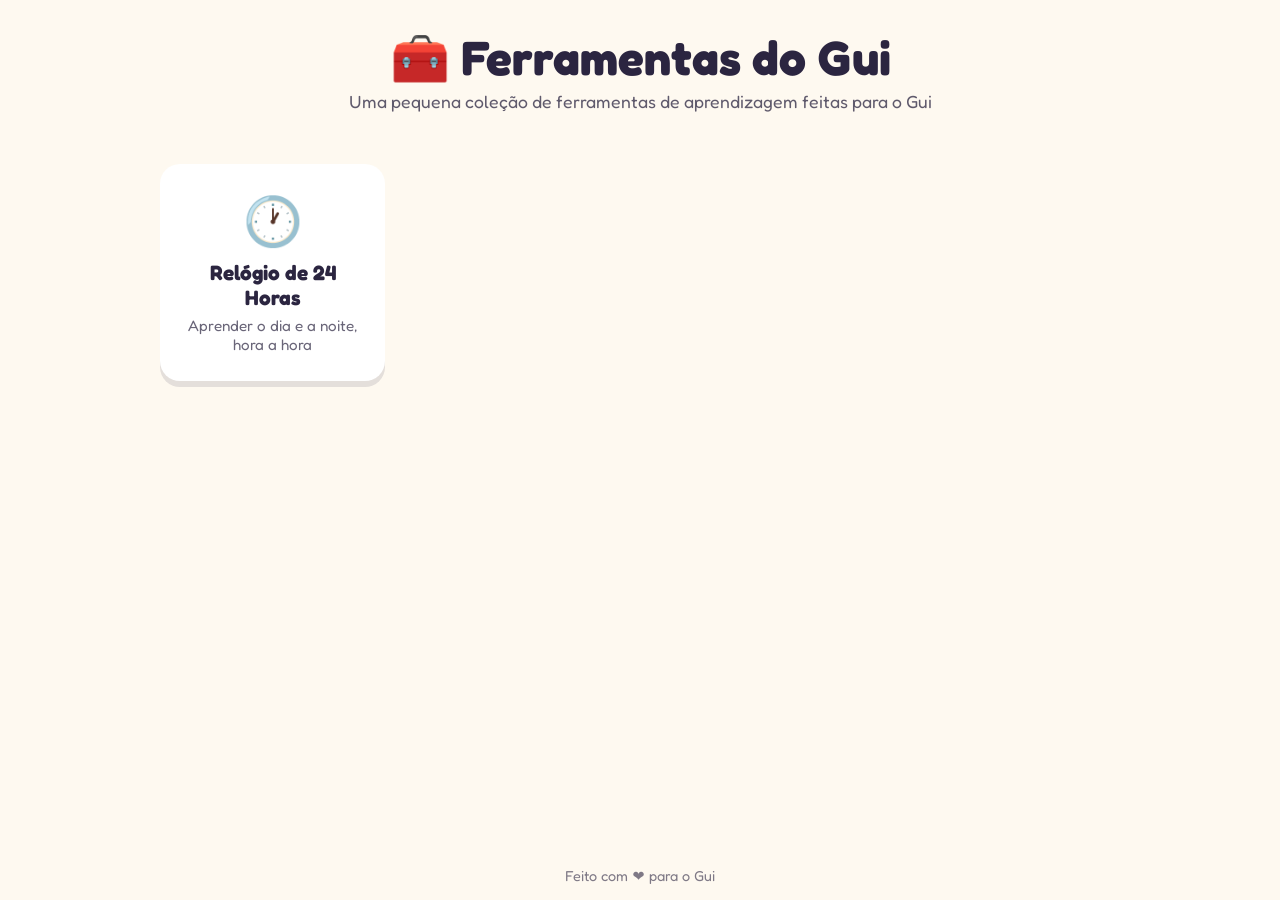
<file: index.html>
<!doctype html>
<html lang="pt">
<head>
  <meta charset="utf-8">
  <meta name="viewport" content="width=device-width, initial-scale=1">
  <title>Ferramentas do Gui</title>
  <link rel="icon" type="image/svg+xml" href="assets/favicon.svg">
  <link rel="preconnect" href="https://fonts.googleapis.com">
  <link rel="preconnect" href="https://fonts.gstatic.com" crossorigin>
  <link href="https://fonts.googleapis.com/css2?family=Fredoka:wght@500;600;700&family=Baloo+2:wght@600;700&display=swap" rel="stylesheet">
  <link rel="stylesheet" href="assets/style.css">
</head>
<body>
  <header class="site-header">
    <h1>🧰 Ferramentas do Gui</h1>
    <p>Uma pequena coleção de ferramentas de aprendizagem feitas para o Gui</p>
  </header>
  <main>
    <div class="tool-grid">
      <a class="tool-card" href="clock/">
        <span class="icon">🕐</span>
        <h2>Relógio de 24 Horas</h2>
        <p>Aprender o dia e a noite, hora a hora</p>
      </a>
    </div>
  </main>
  <footer class="site-footer">Feito com ❤️ para o Gui</footer>
</body>
</html>
</file>
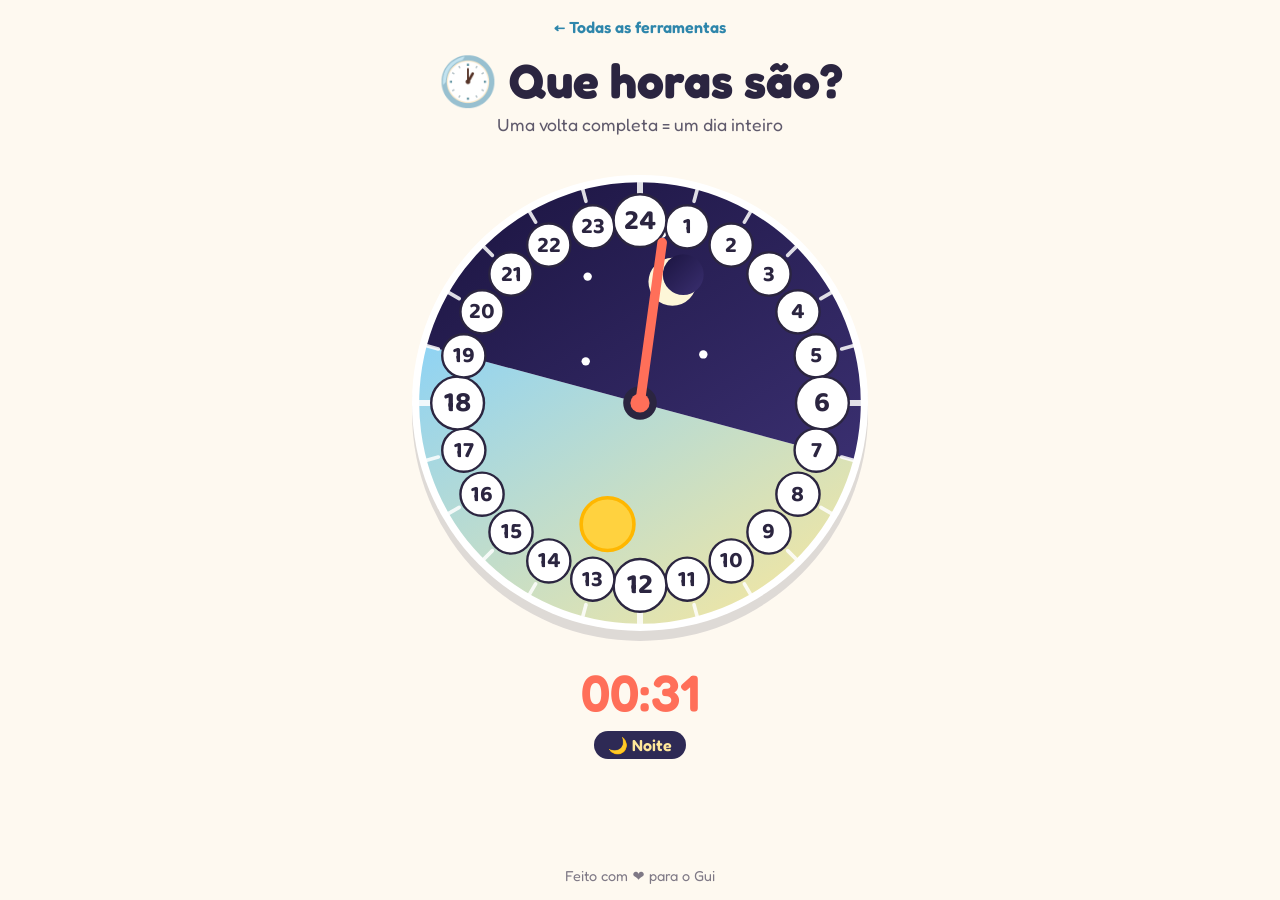
<file: clock/index.html>
<!doctype html>
<html lang="pt">
<head>
  <meta charset="utf-8">
  <meta name="viewport" content="width=device-width, initial-scale=1">
  <title>Relógio de 24 Horas — Ferramentas do Gui</title>
  <link rel="icon" type="image/svg+xml" href="../assets/favicon.svg">
  <link rel="preconnect" href="https://fonts.googleapis.com">
  <link rel="preconnect" href="https://fonts.gstatic.com" crossorigin>
  <link href="https://fonts.googleapis.com/css2?family=Fredoka:wght@500;600;700&family=Baloo+2:wght@600;700&display=swap" rel="stylesheet">
  <link rel="stylesheet" href="../assets/style.css">
  <style>
    header.site-header { padding-top: 16px; }
    a.home-link { display: inline-block; margin-bottom: 6px; }

    main.clock-main {
      display: flex;
      flex-direction: column;
      align-items: center;
      gap: 18px;
    }

    .dial-wrap {
      width: min(90vw, 480px);
      aspect-ratio: 1 / 1;
      position: relative;
    }

    #dial {
      width: 100%;
      height: 100%;
      display: block;
      filter: drop-shadow(0 10px 0 rgba(43, 37, 64, 0.15));
    }

    .badge-text {
      font-family: 'Baloo 2', 'Fredoka', sans-serif;
      font-weight: 700;
      fill: #2b2540;
      text-anchor: middle;
      dominant-baseline: central;
      font-size: 26px;
    }

    .readout {
      font-family: 'Fredoka', sans-serif;
      font-weight: 600;
      font-size: clamp(1.3rem, 5vw, 1.8rem);
      text-align: center;
    }

    .readout .big-time {
      font-size: clamp(2.2rem, 8vw, 3.2rem);
      display: block;
      color: var(--accent);
    }

    .readout .daypart {
      display: inline-block;
      margin-top: 4px;
      padding: 4px 14px;
      border-radius: 999px;
      font-size: 1rem;
      font-weight: 600;
    }

    .daypart.day { background: #ffe89b; color: #6b4e00; }
    .daypart.night { background: #2e2a55; color: #ffe89b; }
  </style>
</head>
<body>
  <header class="site-header">
    <a class="home-link" href="../">← Todas as ferramentas</a>
    <h1>🕐 Que horas são?</h1>
    <p>Uma volta completa = um dia inteiro</p>
  </header>

  <main class="clock-main">
    <div class="dial-wrap">
      <svg id="dial" viewBox="0 0 400 400"></svg>
    </div>
    <div class="readout">
      <span class="big-time" id="bigTime">--:--</span>
      <span class="daypart" id="dayPart">...</span>
    </div>
  </main>

  <footer class="site-footer">Feito com ❤️ para o Gui</footer>

  <script>
    const NS = 'http://www.w3.org/2000/svg';
    const svg = document.getElementById('dial');
    const CX = 200, CY = 200, R = 190;
    const SUNRISE = 7, SUNSET = 19;

    function el(tag, attrs) {
      const e = document.createElementNS(NS, tag);
      for (const k in attrs) e.setAttribute(k, attrs[k]);
      return e;
    }

    // angle in degrees for a value on [0,24), 0/24 at top, clockwise
    function angleFor(v) {
      return -90 + (v / 24) * 360;
    }
    function pointFor(v, radius) {
      const rad = angleFor(v) * Math.PI / 180;
      return { x: CX + radius * Math.cos(rad), y: CY + radius * Math.sin(rad) };
    }

    // --- defs: gradients ---
    const defs = el('defs', {});
    const dayGrad = el('linearGradient', { id: 'dayGrad', x1: '0', y1: '0', x2: '1', y2: '1' });
    dayGrad.appendChild(el('stop', { offset: '0%', 'stop-color': '#8fd3f4' }));
    dayGrad.appendChild(el('stop', { offset: '100%', 'stop-color': '#fbe89b' }));
    const nightGrad = el('linearGradient', { id: 'nightGrad', x1: '0', y1: '0', x2: '1', y2: '1' });
    nightGrad.appendChild(el('stop', { offset: '0%', 'stop-color': '#1b1440' }));
    nightGrad.appendChild(el('stop', { offset: '100%', 'stop-color': '#3a2f70' }));
    defs.appendChild(dayGrad);
    defs.appendChild(nightGrad);
    svg.appendChild(defs);

    // --- outer ring ---
    svg.appendChild(el('circle', { cx: CX, cy: CY, r: R, fill: '#ffffff' }));

    // --- day half (sunrise..sunset) & night half (sunset..sunrise) ---
    const sunrisePt = pointFor(SUNRISE, R - 6);
    const sunsetPt = pointFor(SUNSET, R - 6);
    const dayPath = `M ${sunrisePt.x} ${sunrisePt.y} A ${R - 6} ${R - 6} 0 0 1 ${sunsetPt.x} ${sunsetPt.y} L ${CX} ${CY} Z`;
    const nightPath = `M ${sunsetPt.x} ${sunsetPt.y} A ${R - 6} ${R - 6} 0 0 1 ${sunrisePt.x} ${sunrisePt.y} L ${CX} ${CY} Z`;
    svg.appendChild(el('path', { d: dayPath, fill: 'url(#dayGrad)' }));
    svg.appendChild(el('path', { d: nightPath, fill: 'url(#nightGrad)' }));

    // --- sun (day side, centered between sunrise and sunset) ---
    const sunPos = pointFor((SUNRISE + SUNSET) / 2, R * 0.55);
    svg.appendChild(el('circle', { cx: sunPos.x, cy: sunPos.y, r: 22, fill: '#ffd23f', stroke: '#ffb700', 'stroke-width': 3 }));

    // --- moon + stars (night side, centered between sunset and sunrise) ---
    const moonPos = pointFor(((SUNSET + SUNRISE + 24) / 2) % 24, R * 0.55);
    const moon = el('circle', { cx: moonPos.x, cy: moonPos.y, r: 20, fill: '#fdf6d8' });
    const moonBite = el('circle', { cx: moonPos.x + 9, cy: moonPos.y - 6, r: 17, fill: 'url(#nightGrad)' });
    svg.appendChild(moon);
    svg.appendChild(moonBite);
    const starSpots = [
      pointFor(20.5, R * 0.3), pointFor(22.5, R * 0.6), pointFor(0.5, R * 0.75), pointFor(3.5, R * 0.35)
    ];
    starSpots.forEach(p => {
      svg.appendChild(el('circle', { cx: p.x, cy: p.y, r: 3.5, fill: '#fff' }));
    });

    // --- hour ticks + number badges ---
    for (let v = 1; v <= 24; v++) {
      const tickOuter = pointFor(v, R - 6);
      const tickInner = pointFor(v, R - 16);
      svg.appendChild(el('line', {
        x1: tickOuter.x, y1: tickOuter.y, x2: tickInner.x, y2: tickInner.y,
        stroke: '#ffffff', 'stroke-width': v % 6 === 0 ? 5 : 3, 'stroke-linecap': 'round', opacity: 0.85
      }));

      const badgePos = pointFor(v, R - 38);
      const badgeR = v % 6 === 0 ? 22 : 18;
      svg.appendChild(el('circle', {
        cx: badgePos.x, cy: badgePos.y, r: badgeR, fill: '#ffffff',
        stroke: '#2b2540', 'stroke-width': 2
      }));
      const text = el('text', {
        x: badgePos.x, y: badgePos.y, class: 'badge-text',
        style: `font-size:${v % 6 === 0 ? 24 : 19}px;`
      });
      text.textContent = v;
      svg.appendChild(text);
    }

    // --- center hub ---
    svg.appendChild(el('circle', { cx: CX, cy: CY, r: 14, fill: '#2b2540' }));

    // --- hour hand ---
    const hand = el('line', {
      x1: CX, y1: CY, x2: CX, y2: CY - (R - 55),
      stroke: '#ff6f59', 'stroke-width': 8, 'stroke-linecap': 'round'
    });
    svg.appendChild(hand);
    svg.appendChild(el('circle', { cx: CX, cy: CY, r: 8, fill: '#ff6f59' }));

    const bigTimeEl = document.getElementById('bigTime');
    const dayPartEl = document.getElementById('dayPart');

    function pad(n) { return n.toString().padStart(2, '0'); }

    function tick() {
      const now = new Date();
      const h = now.getHours() + now.getMinutes() / 60 + now.getSeconds() / 3600 + now.getMilliseconds() / 3600000;
      const deg = (h / 24) * 360;
      hand.setAttribute('transform', `rotate(${deg} ${CX} ${CY})`);

      bigTimeEl.textContent = `${pad(now.getHours())}:${pad(now.getMinutes())}`;
      const isDay = now.getHours() >= SUNRISE && now.getHours() < SUNSET;
      dayPartEl.textContent = isDay ? '☀️ Dia' : '🌙 Noite';
      dayPartEl.className = 'daypart ' + (isDay ? 'day' : 'night');

      requestAnimationFrame(tick);
    }
    tick();
  </script>
</body>
</html>
</file>
<file: assets/style.css>
:root {
  --bg: #fef9f0;
  --ink: #2b2540;
  --accent: #ff6f59;
  --accent-2: #2e86ab;
  --card-bg: #ffffff;
  --card-shadow: 0 6px 0 rgba(43, 37, 64, 0.12);
}

* {
  box-sizing: border-box;
}

html, body {
  margin: 0;
  padding: 0;
}

body {
  background: var(--bg);
  color: var(--ink);
  font-family: 'Fredoka', 'Baloo 2', 'Comic Sans MS', system-ui, sans-serif;
  min-height: 100vh;
  display: flex;
  flex-direction: column;
}

a {
  color: inherit;
  text-decoration: none;
}

header.site-header {
  padding: 28px 20px 8px;
  text-align: center;
}

header.site-header h1 {
  font-size: clamp(2rem, 6vw, 3rem);
  margin: 0 0 4px;
}

header.site-header p {
  margin: 0;
  opacity: 0.75;
  font-size: 1.1rem;
}

header.site-header a.home-link {
  display: inline-block;
  margin-bottom: 10px;
  font-weight: 600;
  color: var(--accent-2);
}

main {
  flex: 1;
  width: 100%;
  max-width: 1000px;
  margin: 0 auto;
  padding: 20px;
}

footer.site-footer {
  text-align: center;
  padding: 16px;
  opacity: 0.6;
  font-size: 0.9rem;
}

.tool-grid {
  display: grid;
  grid-template-columns: repeat(auto-fill, minmax(220px, 1fr));
  gap: 20px;
  margin-top: 24px;
}

.tool-card {
  background: var(--card-bg);
  border-radius: 20px;
  box-shadow: var(--card-shadow);
  padding: 24px 20px;
  text-align: center;
  transition: transform 0.15s ease;
  border: 3px solid transparent;
}

.tool-card:hover,
.tool-card:focus-visible {
  transform: translateY(-4px);
  border-color: var(--accent);
}

.tool-card .icon {
  font-size: 3rem;
  display: block;
  margin-bottom: 10px;
}

.tool-card h2 {
  margin: 0 0 6px;
  font-size: 1.3rem;
}

.tool-card p {
  margin: 0;
  opacity: 0.7;
  font-size: 0.95rem;
}
</file>
